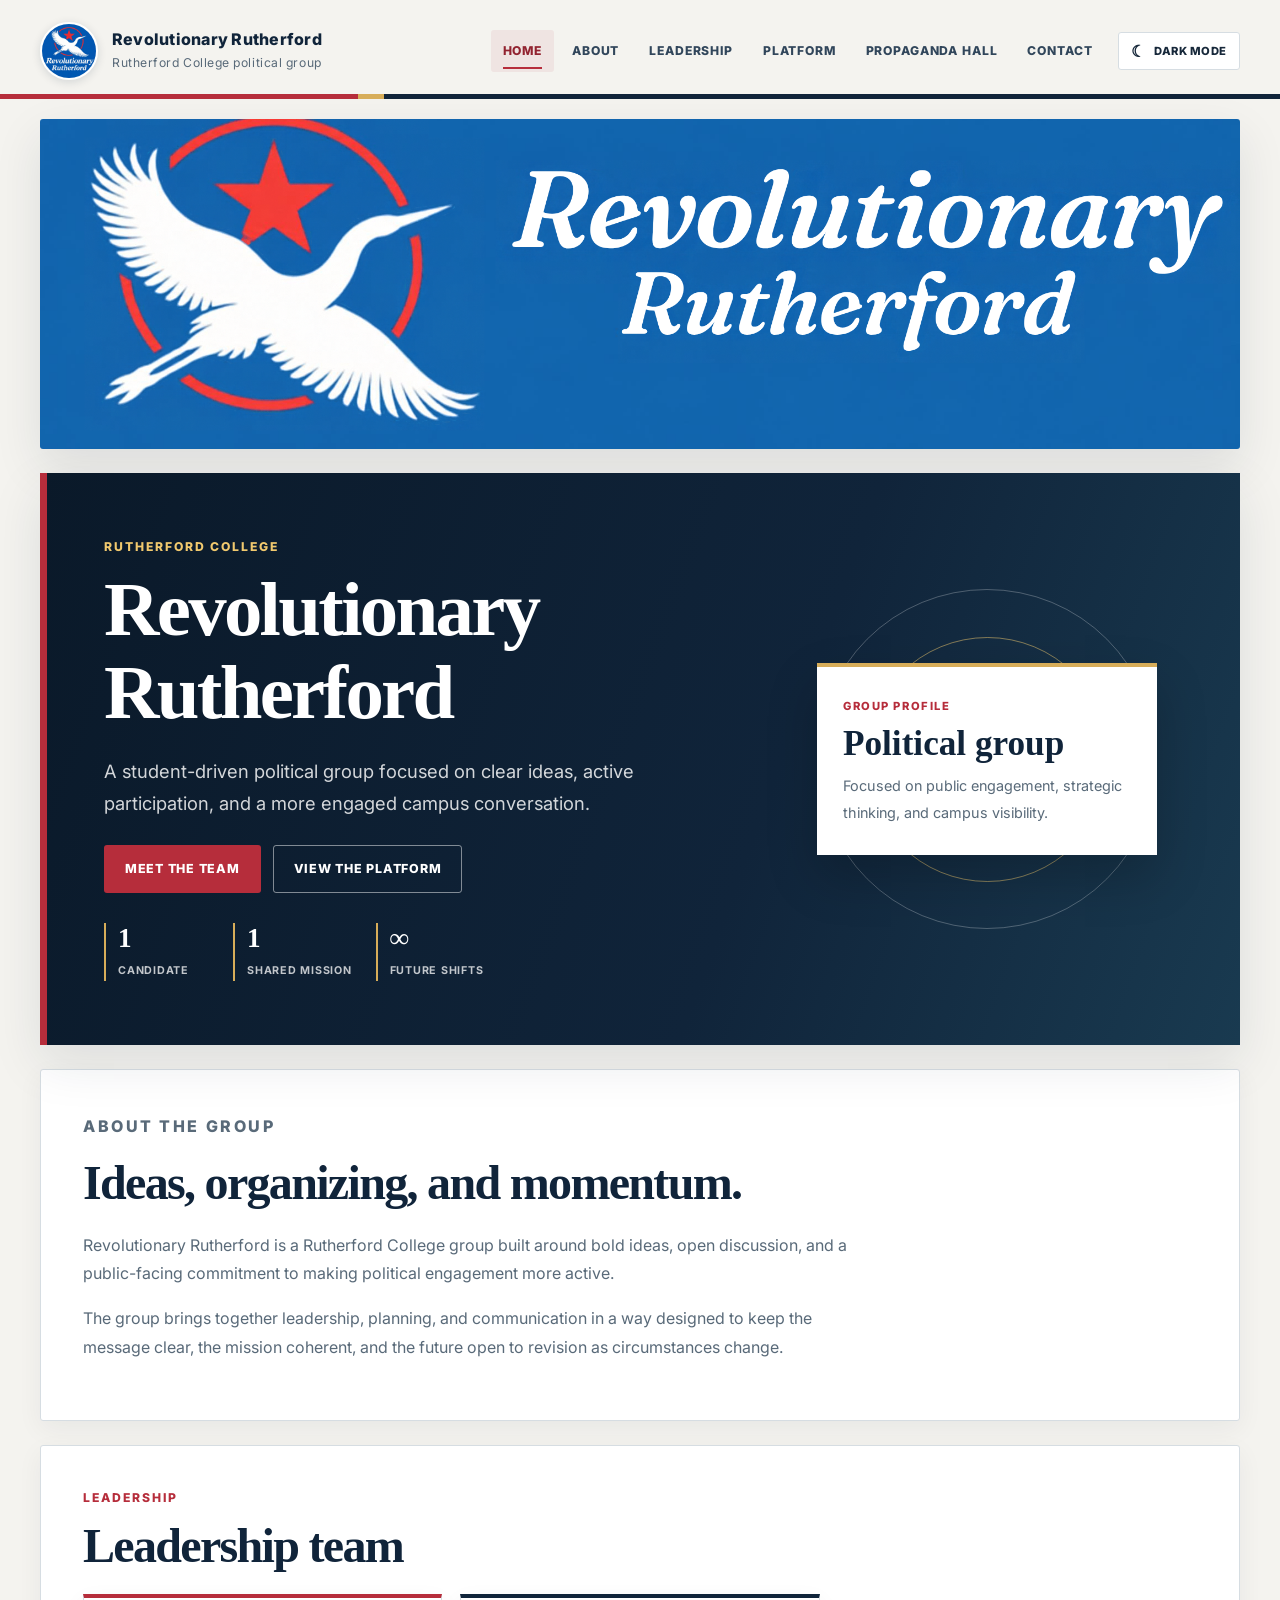
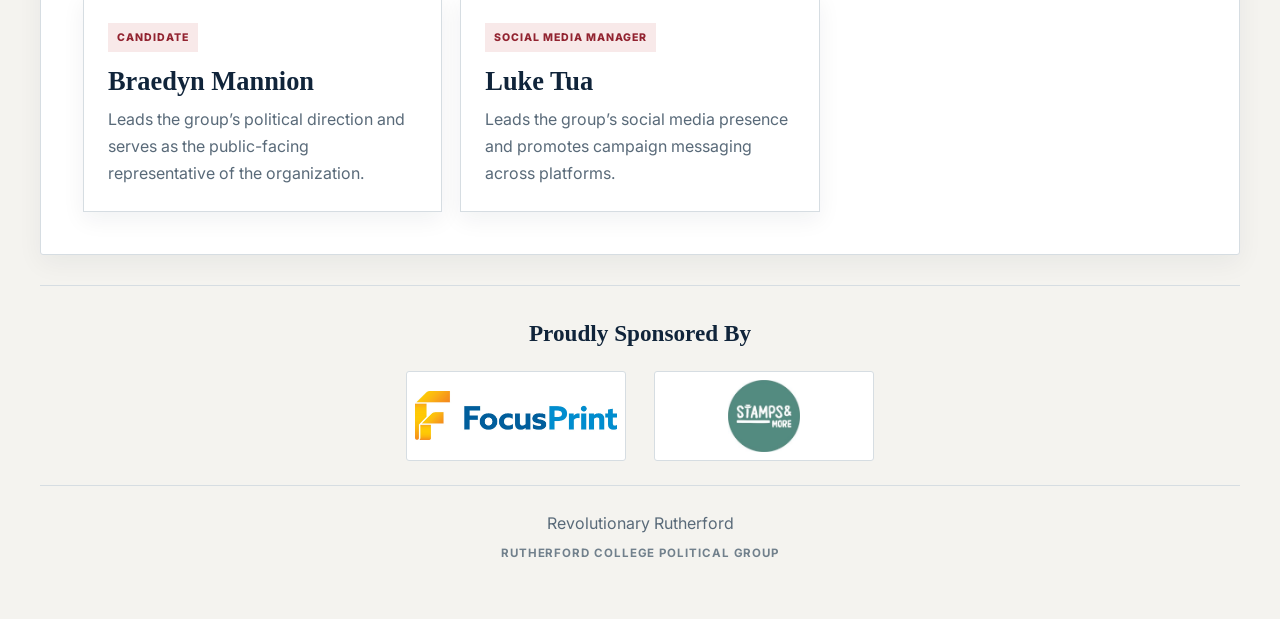
<file: index.html>
<!doctype html>
<html lang="en">
  <head>
    <meta charset="UTF-8" />
    <meta name="viewport" content="width=device-width, initial-scale=1" />
    <title>Revolutionary Rutherford</title>
    <meta name="description" content="Revolutionary Rutherford — a Rutherford College political group focused on bold ideas and public engagement." />
    <link rel="icon" type="image/png" href="logo.png" />
    <link rel="preconnect" href="https://fonts.googleapis.com" />
    <link rel="preconnect" href="https://fonts.gstatic.com" crossorigin />
    <link href="https://fonts.googleapis.com/css2?family=Inter:wght@400;500;700;800;900&display=swap" rel="stylesheet" />
    <link rel="stylesheet" href="styles.css?v=20261116-3" />
    <link rel="stylesheet" href="theme.css?v=20261116-3" />
  </head>
  <body>
    <div class="page-shell">
      <header class="site-header">
        <div class="brand-wrap"><img src="logo.png" alt="Revolutionary Rutherford logo" class="brand-logo" /><div><p class="brand-name">Revolutionary Rutherford</p><p class="brand-tag">Rutherford College political group</p></div></div>
        <nav class="main-nav" aria-label="Main navigation"><a href="index.html">Home</a><a href="about.html">About</a><a href="leadership.html">Leadership</a><a href="platform.html">Platform</a><a href="propaganda-hall.html">Propaganda Hall</a><a href="contact.html">Contact</a></nav>
      </header>
      <img src="banner.png" alt="Revolutionary Rutherford banner" class="page-banner" />
      <main>
        <section class="hero">
          <div class="hero-copy">
            <p class="eyebrow">Rutherford College</p>
            <h1>Revolutionary Rutherford</h1>
            <p class="lede">A student-driven political group focused on clear ideas, active participation, and a more engaged campus conversation.</p>
            <div class="hero-actions"><a class="primary-btn" href="leadership.html">Meet the team</a><a class="secondary-btn" href="platform.html">View the platform</a></div>
            <ul class="hero-stats" aria-label="Movement information"><li><strong>1</strong><span>candidate</span></li><li><strong>1</strong><span>shared mission</span></li><li><strong>∞</strong><span>future shifts</span></li></ul>
          </div>
          <div class="hero-visual" aria-label="Movement illustration"><div class="info-card"><span class="badge-label">Group profile</span><strong>Political group</strong><small>Focused on public engagement, strategic thinking, and campus visibility.</small></div><div class="orbit orbit-one"></div><div class="orbit orbit-two"></div><div class="core-circle"></div></div>
        </section>
        <section class="panel intro-panel">
          <div class="section-head"><p class="eyebrow">About the group</p><h2>Ideas, organizing, and momentum.</h2></div>
          <p>Revolutionary Rutherford is a Rutherford College group built around bold ideas, open discussion, and a public-facing commitment to making political engagement more active.</p>
          <p>The group brings together leadership, planning, and communication in a way designed to keep the message clear, the mission coherent, and the future open to revision as circumstances change.</p>
        </section>
        <section class="panel">
          <div class="section-head"><p class="eyebrow">Leadership</p><h2>Leadership team</h2></div>
          <div class="leader-grid">
            <article class="leader-card accent-rose"><div class="leader-role">Candidate</div><h3>Braedyn Mannion</h3><p>Leads the group’s political direction and serves as the public-facing representative of the organization.</p></article>
            <article class="leader-card"><div class="leader-role">Social Media Manager</div><h3>Luke Tua</h3><p>Leads the group’s social media presence and promotes campaign messaging across platforms.</p></article>
          </div>
        </section>
      </main>
      <footer class="site-footer">
        <section class="sponsor-section" aria-labelledby="sponsor-heading"><h2 id="sponsor-heading">Proudly Sponsored By</h2><div class="sponsor-logos"><a href="https://focusprint.co.nz" target="_blank" rel="noopener noreferrer" aria-label="Visit Focusprint (opens in a new tab)"><img src="focusprint.jpg" alt="Focusprint" /></a><a href="https://stampsandmore.co.nz" target="_blank" rel="noopener noreferrer" aria-label="Visit Stamps and More (opens in a new tab)"><img src="stampsandmore.png" alt="Stamps and More" /></a></div></section>
        <p>Revolutionary Rutherford</p><p class="tiny">Rutherford College political group</p>
      </footer>
    </div>
    <script src="script.js?v=20261116-3"></script>
  </body>
</html>
</file>
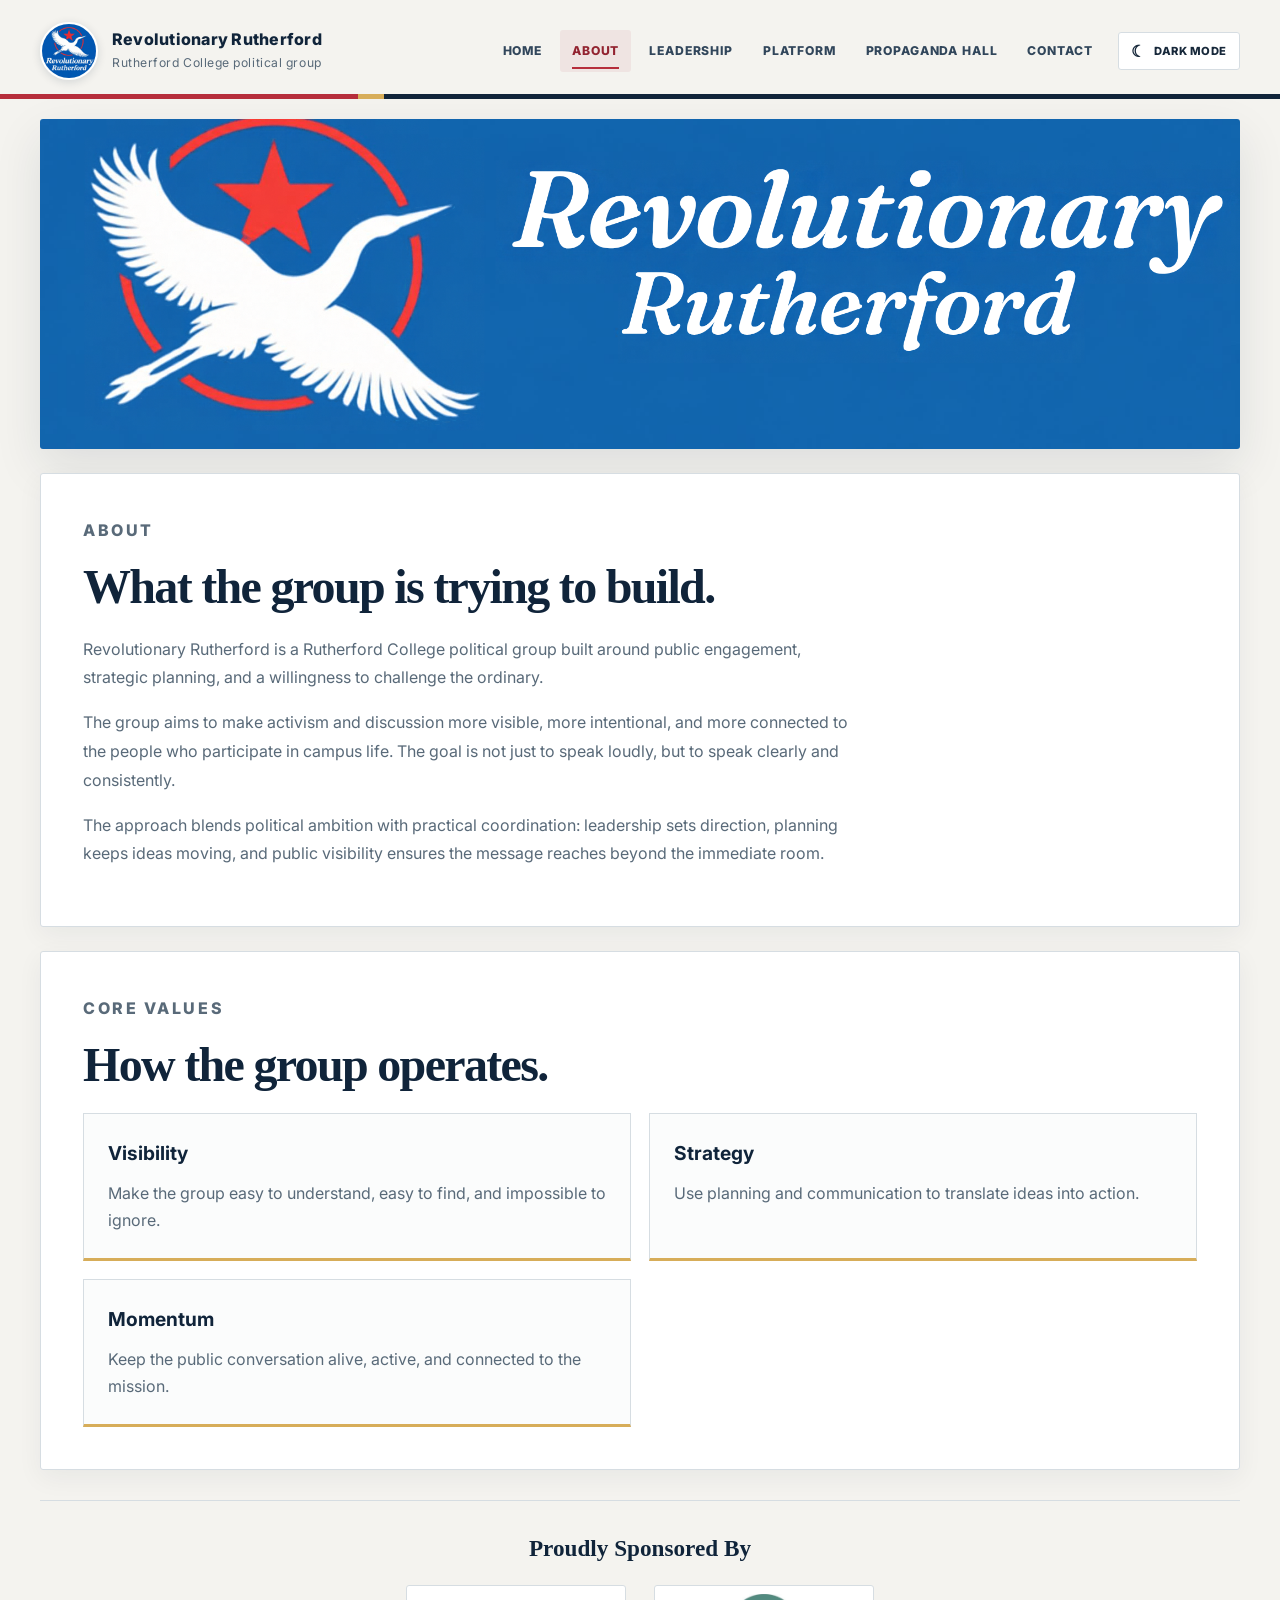
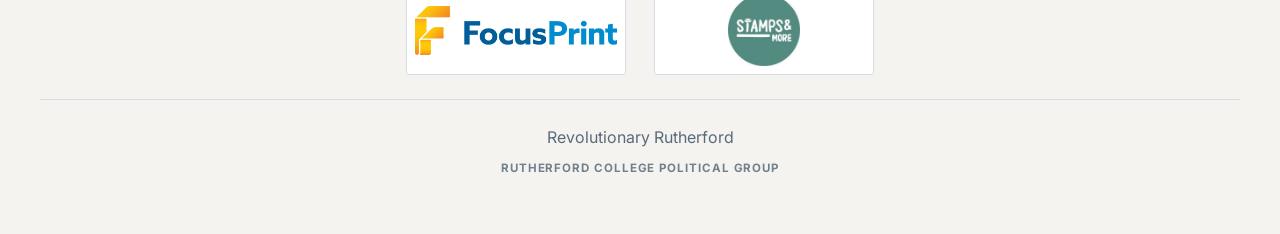
<file: about.html>
<!doctype html>
<html lang="en">
  <head>
    <meta charset="UTF-8" />
    <meta name="viewport" content="width=device-width, initial-scale=1" />
    <title>About | Revolutionary Rutherford</title>
    <meta name="description" content="About the Revolutionary Rutherford group and its approach to campus politics." />
    <link rel="icon" type="image/png" href="logo.png" />
    <link rel="preconnect" href="https://fonts.googleapis.com" />
    <link rel="preconnect" href="https://fonts.gstatic.com" crossorigin />
    <link href="https://fonts.googleapis.com/css2?family=Inter:wght@400;500;700;800;900&display=swap" rel="stylesheet" />
    <link rel="stylesheet" href="styles.css?v=20261116-3" />
    <link rel="stylesheet" href="theme.css?v=20261116-3" />
  </head>
  <body>
    <div class="page-shell">
      <header class="site-header">
        <div class="brand-wrap"><img src="logo.png" alt="Revolutionary Rutherford logo" class="brand-logo" /><div><p class="brand-name">Revolutionary Rutherford</p><p class="brand-tag">Rutherford College political group</p></div></div>
        <nav class="main-nav" aria-label="Main navigation"><a href="index.html">Home</a><a href="about.html">About</a><a href="leadership.html">Leadership</a><a href="platform.html">Platform</a><a href="propaganda-hall.html">Propaganda Hall</a><a href="contact.html">Contact</a></nav>
      </header>
      <img src="banner.png" alt="Group banner" class="page-banner" />
      <main>
        <section class="content-panel"><div class="section-head"><p class="eyebrow">About</p><h2>What the group is trying to build.</h2></div>
          <p>Revolutionary Rutherford is a Rutherford College political group built around public engagement, strategic planning, and a willingness to challenge the ordinary.</p>
          <p>The group aims to make activism and discussion more visible, more intentional, and more connected to the people who participate in campus life. The goal is not just to speak loudly, but to speak clearly and consistently.</p>
          <p>The approach blends political ambition with practical coordination: leadership sets direction, planning keeps ideas moving, and public visibility ensures the message reaches beyond the immediate room.</p>
        </section>
        <section class="content-panel"><div class="section-head"><p class="eyebrow">Core values</p><h2>How the group operates.</h2></div>
          <div class="list-grid"><div class="item"><h3>Visibility</h3><p>Make the group easy to understand, easy to find, and impossible to ignore.</p></div><div class="item"><h3>Strategy</h3><p>Use planning and communication to translate ideas into action.</p></div><div class="item"><h3>Momentum</h3><p>Keep the public conversation alive, active, and connected to the mission.</p></div></div>
        </section>
      </main>
      <footer class="site-footer"><section class="sponsor-section" aria-labelledby="sponsor-heading"><h2 id="sponsor-heading">Proudly Sponsored By</h2><div class="sponsor-logos"><a href="https://focusprint.co.nz" target="_blank" rel="noopener noreferrer" aria-label="Visit Focusprint (opens in a new tab)"><img src="focusprint.jpg" alt="Focusprint" /></a><a href="https://stampsandmore.co.nz" target="_blank" rel="noopener noreferrer" aria-label="Visit Stamps and More (opens in a new tab)"><img src="stampsandmore.png" alt="Stamps and More" /></a></div></section><p>Revolutionary Rutherford</p><p class="tiny">Rutherford College political group</p></footer>
    </div>
    <script src="script.js?v=20261116-3"></script>
  </body>
</html>
</file>
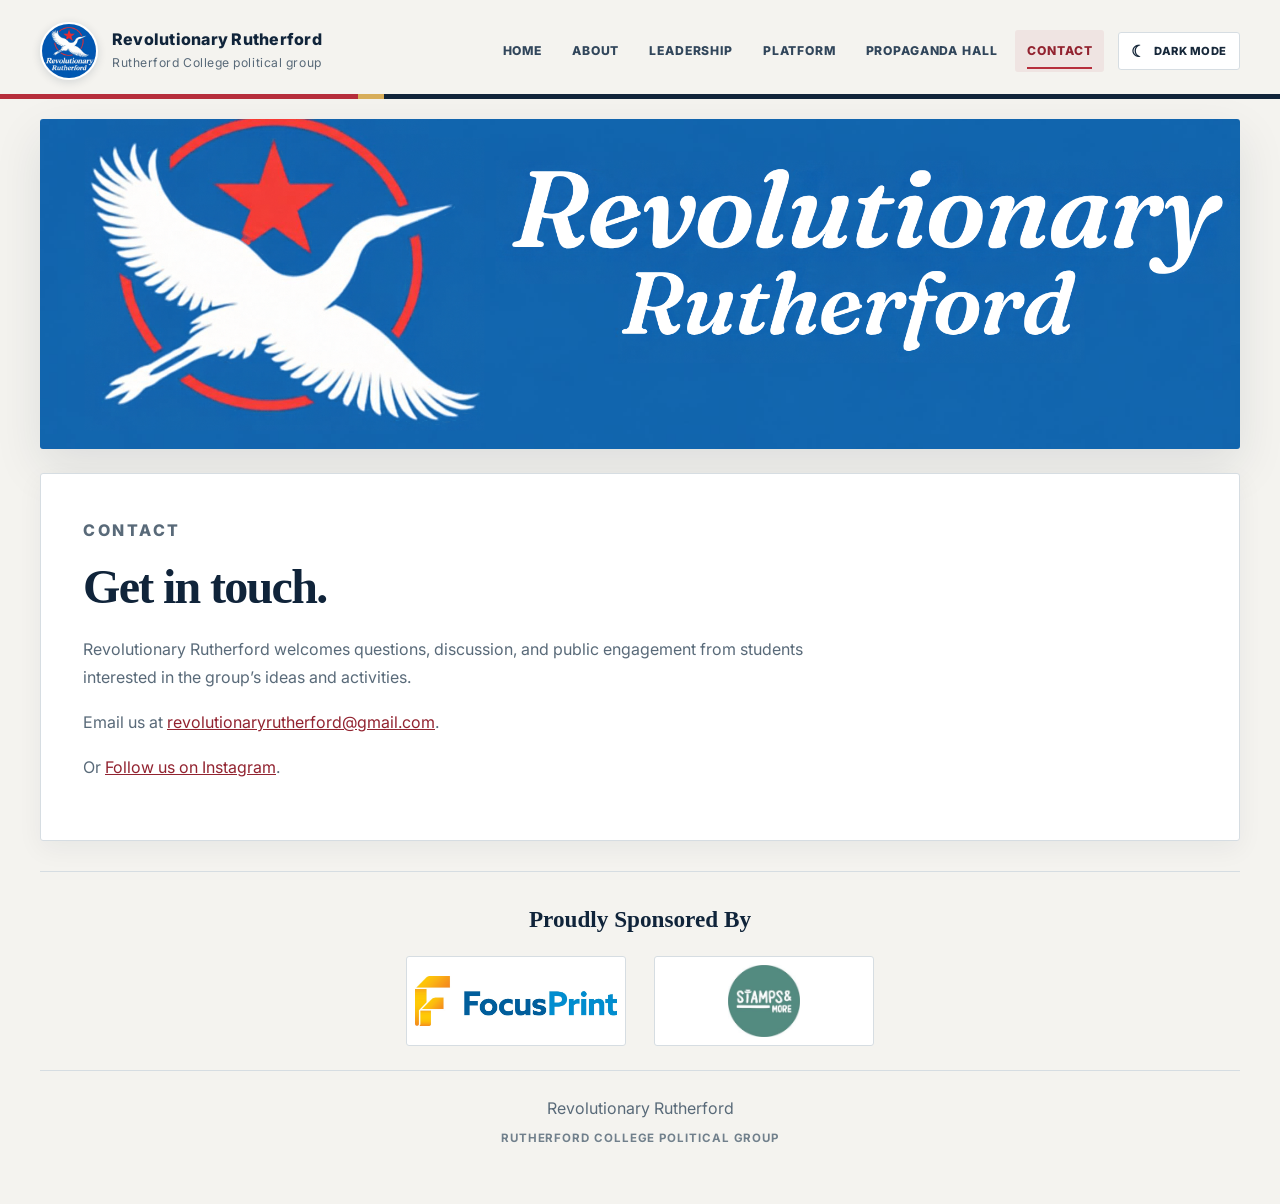
<file: contact.html>
<!doctype html>
<html lang="en">
  <head>
    <meta charset="UTF-8" />
    <meta name="viewport" content="width=device-width, initial-scale=1" />
    <title>Contact | Revolutionary Rutherford</title>
    <meta name="description" content="Contact Revolutionary Rutherford by email or Instagram." />
    <link rel="icon" type="image/png" href="logo.png" />
    <link rel="preconnect" href="https://fonts.googleapis.com" />
    <link rel="preconnect" href="https://fonts.gstatic.com" crossorigin />
    <link href="https://fonts.googleapis.com/css2?family=Inter:wght@400;500;700;800;900&display=swap" rel="stylesheet" />
    <link rel="stylesheet" href="styles.css?v=20261116-4" />
    <link rel="stylesheet" href="theme.css?v=20261116-4" />
  </head>
  <body>
    <div class="page-shell">
      <header class="site-header">
        <div class="brand-wrap">
          <img src="logo.png" alt="Revolutionary Rutherford logo" class="brand-logo" />
          <div>
            <p class="brand-name">Revolutionary Rutherford</p>
            <p class="brand-tag">Rutherford College political group</p>
          </div>
        </div>
        <nav class="main-nav" aria-label="Main navigation">
          <a href="index.html">Home</a>
          <a href="about.html">About</a>
          <a href="leadership.html">Leadership</a>
          <a href="platform.html">Platform</a>
          <a href="propaganda-hall.html">Propaganda Hall</a>
          <a href="contact.html">Contact</a>
        </nav>
      </header>
      <img src="banner.png" alt="Group banner" class="page-banner" />
      <main>
        <section class="content-panel">
          <div class="section-head">
            <p class="eyebrow">Contact</p>
            <h2>Get in touch.</h2>
          </div>
          <p>Revolutionary Rutherford welcomes questions, discussion, and public engagement from students interested in the group’s ideas and activities.</p>
          <p>Email us at <a href="mailto:revolutionaryrutherford@gmail.com">revolutionaryrutherford@gmail.com</a>.</p>
          <p>Or <a href="https://www.instagram.com/revolutionaryrutherford/" target="_blank" rel="noopener noreferrer">Follow us on Instagram</a>.</p>
        </section>
      </main>
      <footer class="site-footer">
        <section class="sponsor-section" aria-labelledby="sponsor-heading">
          <h2 id="sponsor-heading">Proudly Sponsored By</h2>
          <div class="sponsor-logos">
            <a href="https://focusprint.co.nz" target="_blank" rel="noopener noreferrer" aria-label="Visit Focusprint (opens in a new tab)"><img src="focusprint.jpg" alt="Focusprint" /></a>
            <a href="https://stampsandmore.co.nz" target="_blank" rel="noopener noreferrer" aria-label="Visit Stamps and More (opens in a new tab)"><img src="stampsandmore.png" alt="Stamps and More" /></a>
          </div>
        </section>
        <p>Revolutionary Rutherford</p>
        <p class="tiny">Rutherford College political group</p>
      </footer>
    </div>
    <script src="script.js?v=20261116-4"></script>
  </body>
</html>
</file>
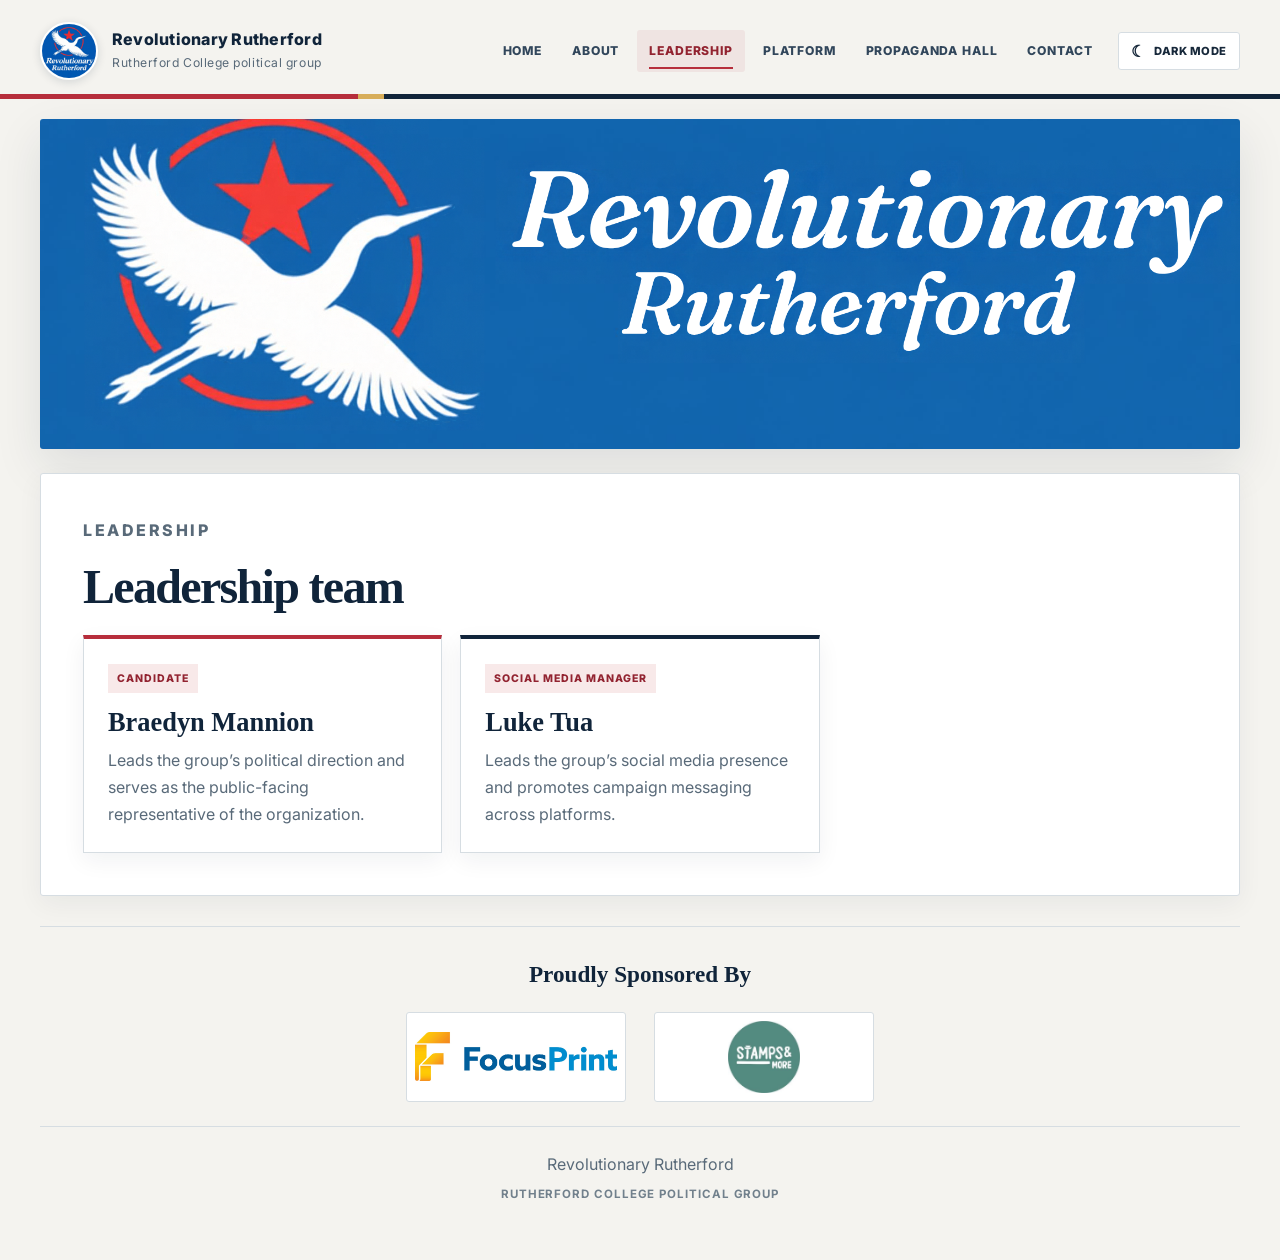
<file: leadership.html>
<!doctype html>
<html lang="en">
  <head>
    <meta charset="UTF-8" />
    <meta name="viewport" content="width=device-width, initial-scale=1" />
    <title>Leadership | Revolutionary Rutherford</title>
    <meta name="description" content="Leadership information for Revolutionary Rutherford." />
    <link rel="icon" type="image/png" href="logo.png" />
    <link rel="preconnect" href="https://fonts.googleapis.com" />
    <link rel="preconnect" href="https://fonts.gstatic.com" crossorigin />
    <link href="https://fonts.googleapis.com/css2?family=Inter:wght@400;500;700;800;900&display=swap" rel="stylesheet" />
    <link rel="stylesheet" href="styles.css?v=20261116-3" />
    <link rel="stylesheet" href="theme.css?v=20261116-3" />
  </head>
  <body>
    <div class="page-shell">
      <header class="site-header"><div class="brand-wrap"><img src="logo.png" alt="Revolutionary Rutherford logo" class="brand-logo" /><div><p class="brand-name">Revolutionary Rutherford</p><p class="brand-tag">Rutherford College political group</p></div></div><nav class="main-nav" aria-label="Main navigation"><a href="index.html">Home</a><a href="about.html">About</a><a href="leadership.html">Leadership</a><a href="platform.html">Platform</a><a href="propaganda-hall.html">Propaganda Hall</a><a href="contact.html">Contact</a></nav></header>
      <img src="banner.png" alt="Group banner" class="page-banner" />
      <main><section class="content-panel"><div class="section-head"><p class="eyebrow">Leadership</p><h2>Leadership team</h2></div><div class="leader-grid"><article class="leader-card accent-rose"><div class="leader-role">Candidate</div><h3>Braedyn Mannion</h3><p>Leads the group’s political direction and serves as the public-facing representative of the organization.</p></article><article class="leader-card"><div class="leader-role">Social Media Manager</div><h3>Luke Tua</h3><p>Leads the group’s social media presence and promotes campaign messaging across platforms.</p></article></div></section></main>
      <footer class="site-footer"><section class="sponsor-section" aria-labelledby="sponsor-heading"><h2 id="sponsor-heading">Proudly Sponsored By</h2><div class="sponsor-logos"><a href="https://focusprint.co.nz" target="_blank" rel="noopener noreferrer" aria-label="Visit Focusprint (opens in a new tab)"><img src="focusprint.jpg" alt="Focusprint" /></a><a href="https://stampsandmore.co.nz" target="_blank" rel="noopener noreferrer" aria-label="Visit Stamps and More (opens in a new tab)"><img src="stampsandmore.png" alt="Stamps and More" /></a></div></section><p>Revolutionary Rutherford</p><p class="tiny">Rutherford College political group</p></footer>
    </div>
    <script src="script.js?v=20261116-3"></script>
  </body>
</html>
</file>
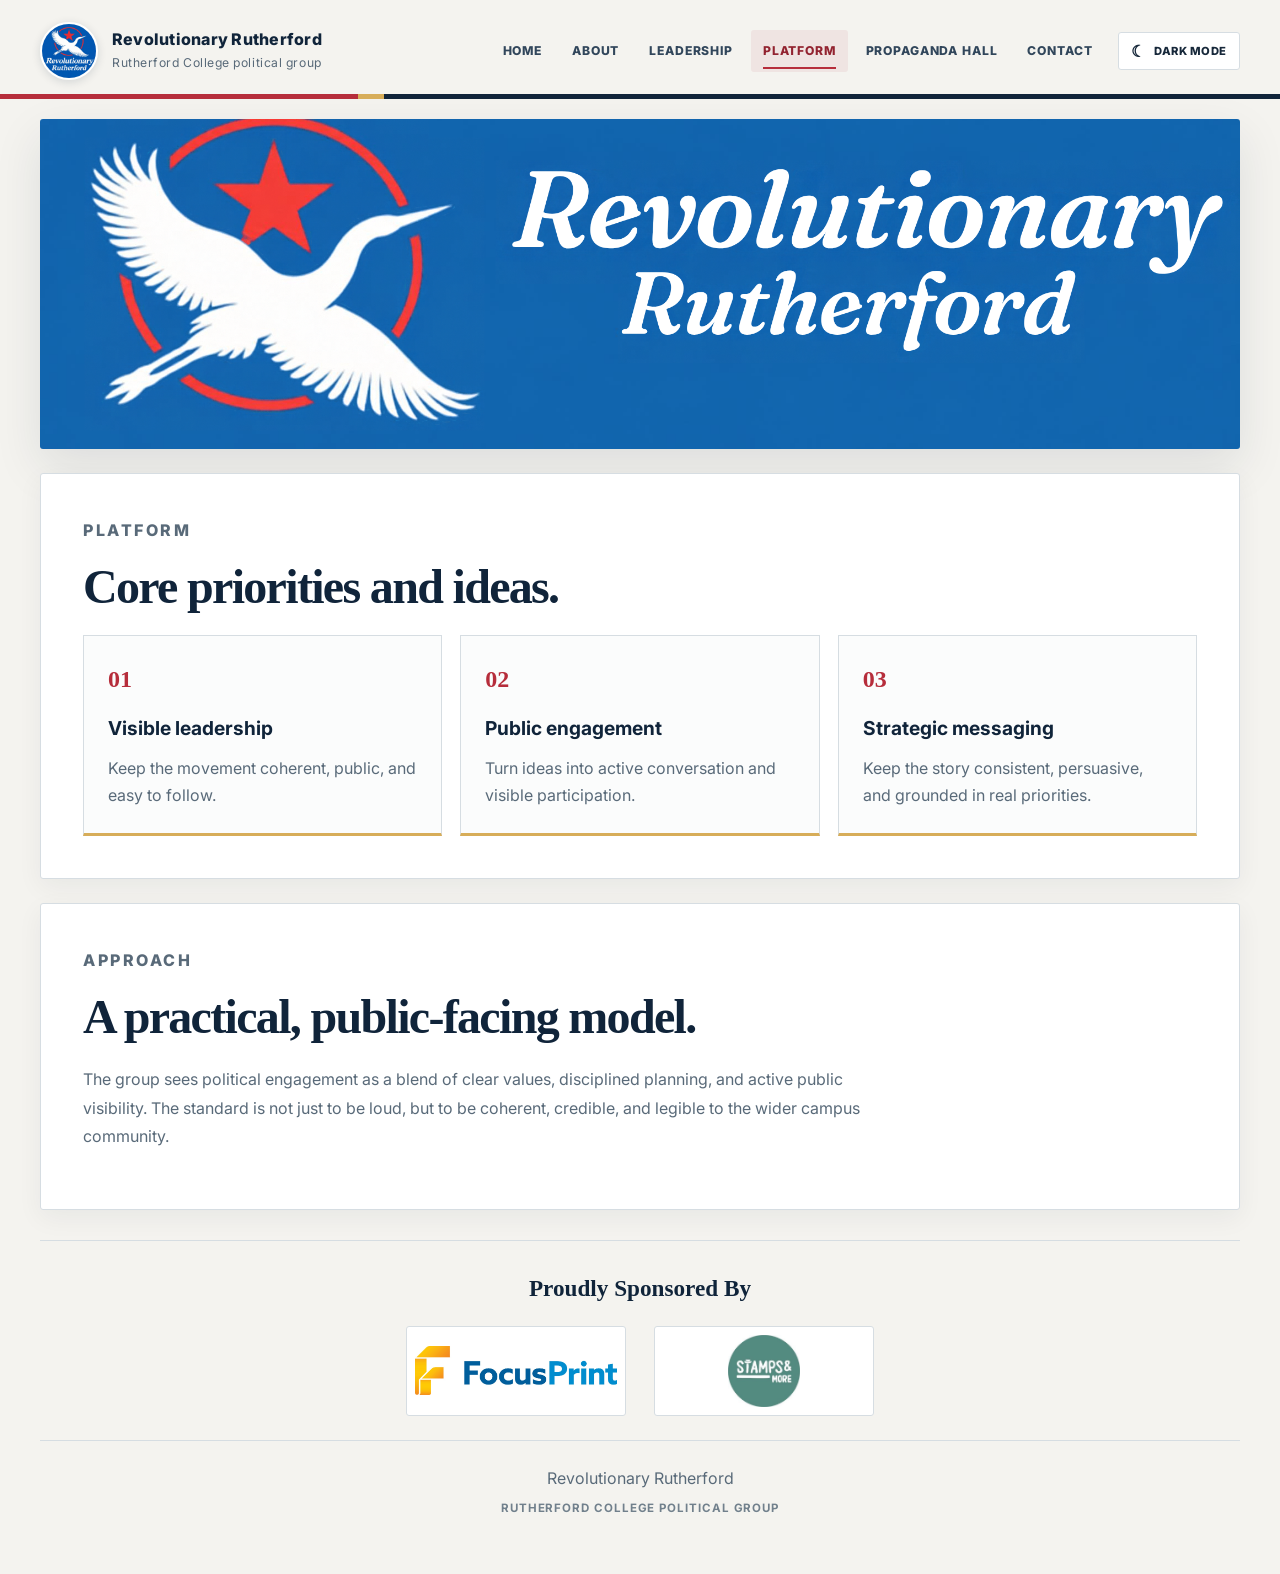
<file: platform.html>
<!doctype html>
<html lang="en">
  <head>
    <meta charset="UTF-8" />
    <meta name="viewport" content="width=device-width, initial-scale=1" />
    <title>Platform | Revolutionary Rutherford</title>
    <meta name="description" content="The platform and priorities of Revolutionary Rutherford." />
    <link rel="icon" type="image/png" href="logo.png" />
    <link rel="preconnect" href="https://fonts.googleapis.com" />
    <link rel="preconnect" href="https://fonts.gstatic.com" crossorigin />
    <link href="https://fonts.googleapis.com/css2?family=Inter:wght@400;500;700;800;900&display=swap" rel="stylesheet" />
    <link rel="stylesheet" href="styles.css?v=20261116-3" />
    <link rel="stylesheet" href="theme.css?v=20261116-3" />
  </head>
  <body>
    <div class="page-shell">
      <header class="site-header"><div class="brand-wrap"><img src="logo.png" alt="Revolutionary Rutherford logo" class="brand-logo" /><div><p class="brand-name">Revolutionary Rutherford</p><p class="brand-tag">Rutherford College political group</p></div></div><nav class="main-nav" aria-label="Main navigation"><a href="index.html">Home</a><a href="about.html">About</a><a href="leadership.html">Leadership</a><a href="platform.html">Platform</a><a href="propaganda-hall.html">Propaganda Hall</a><a href="contact.html">Contact</a></nav></header>
      <img src="banner.png" alt="Group banner" class="page-banner" />
      <main>
        <section class="content-panel"><div class="section-head"><p class="eyebrow">Platform</p><h2>Core priorities and ideas.</h2></div><div class="platform-list"><div><span>01</span><h3>Visible leadership</h3><p>Keep the movement coherent, public, and easy to follow.</p></div><div><span>02</span><h3>Public engagement</h3><p>Turn ideas into active conversation and visible participation.</p></div><div><span>03</span><h3>Strategic messaging</h3><p>Keep the story consistent, persuasive, and grounded in real priorities.</p></div></div></section>
        <section class="content-panel"><div class="section-head"><p class="eyebrow">Approach</p><h2>A practical, public-facing model.</h2></div><p>The group sees political engagement as a blend of clear values, disciplined planning, and active public visibility. The standard is not just to be loud, but to be coherent, credible, and legible to the wider campus community.</p></section>
      </main>
      <footer class="site-footer"><section class="sponsor-section" aria-labelledby="sponsor-heading"><h2 id="sponsor-heading">Proudly Sponsored By</h2><div class="sponsor-logos"><a href="https://focusprint.co.nz" target="_blank" rel="noopener noreferrer" aria-label="Visit Focusprint (opens in a new tab)"><img src="focusprint.jpg" alt="Focusprint" /></a><a href="https://stampsandmore.co.nz" target="_blank" rel="noopener noreferrer" aria-label="Visit Stamps and More (opens in a new tab)"><img src="stampsandmore.png" alt="Stamps and More" /></a></div></section><p>Revolutionary Rutherford</p><p class="tiny">Rutherford College political group</p></footer>
    </div>
    <script src="script.js?v=20261116-3"></script>
  </body>
</html>
</file>
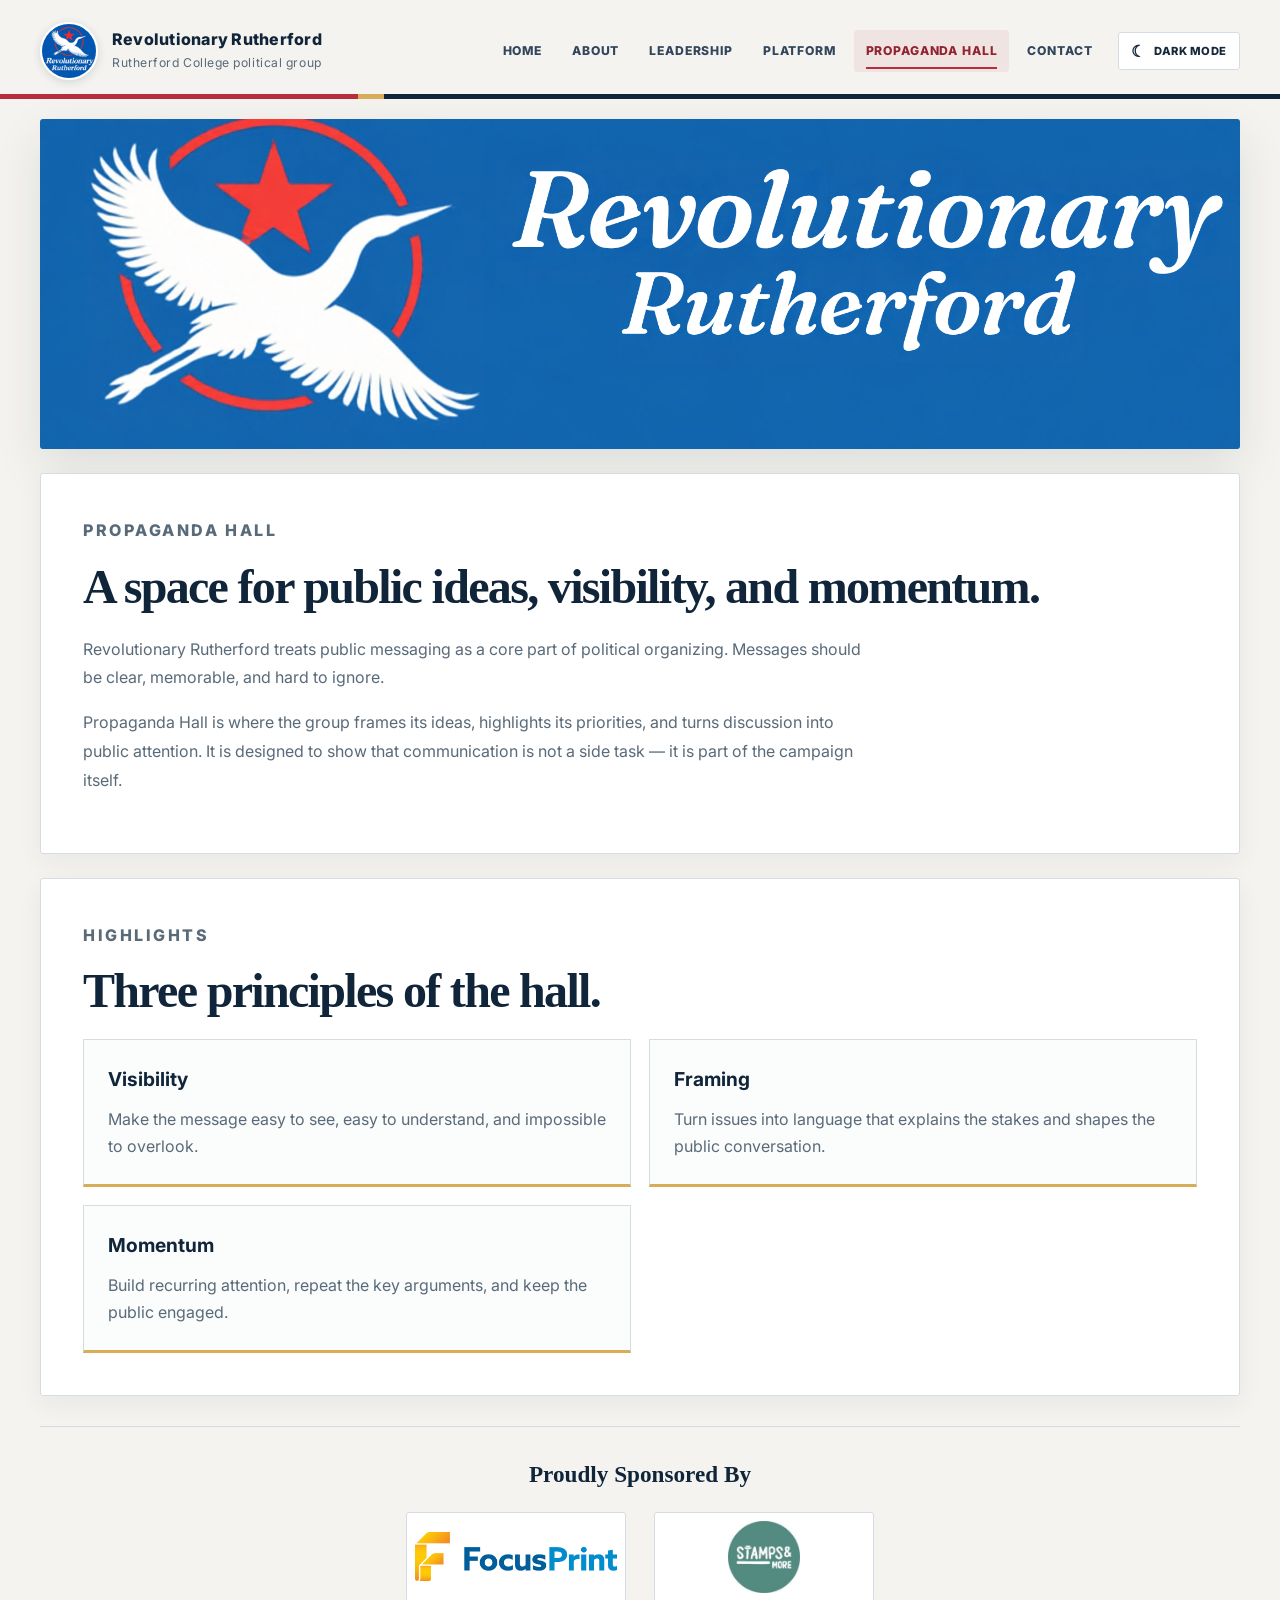
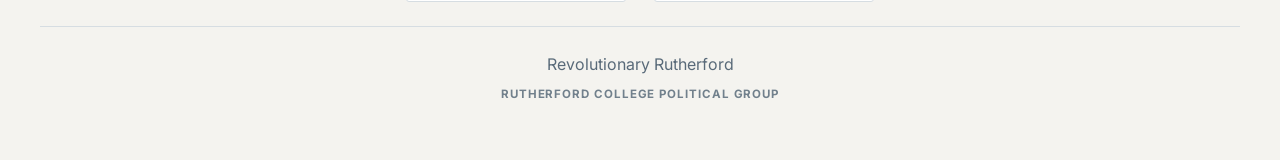
<file: propaganda-hall.html>
<!doctype html>
<html lang="en">
  <head>
    <meta charset="UTF-8" />
    <meta name="viewport" content="width=device-width, initial-scale=1" />
    <title>Propaganda Hall | Revolutionary Rutherford</title>
    <meta name="description" content="Propaganda Hall — the public messaging, framing, and visibility section of Revolutionary Rutherford." />
    <link rel="icon" type="image/png" href="logo.png" />
    <link rel="preconnect" href="https://fonts.googleapis.com" />
    <link rel="preconnect" href="https://fonts.gstatic.com" crossorigin />
    <link href="https://fonts.googleapis.com/css2?family=Inter:wght@400;500;700;800;900&display=swap" rel="stylesheet" />
    <link rel="stylesheet" href="styles.css?v=20261116-4" />
    <link rel="stylesheet" href="theme.css?v=20261116-4" />
  </head>
  <body>
    <div class="page-shell">
      <header class="site-header">
        <div class="brand-wrap">
          <img src="logo.png" alt="Revolutionary Rutherford logo" class="brand-logo" />
          <div>
            <p class="brand-name">Revolutionary Rutherford</p>
            <p class="brand-tag">Rutherford College political group</p>
          </div>
        </div>
        <nav class="main-nav" aria-label="Main navigation">
          <a href="index.html">Home</a>
          <a href="about.html">About</a>
          <a href="leadership.html">Leadership</a>
          <a href="platform.html">Platform</a>
          <a href="propaganda-hall.html">Propaganda Hall</a>
          <a href="contact.html">Contact</a>
        </nav>
      </header>
      <img src="banner.png" alt="Group banner" class="page-banner" />
      <main>
        <section class="content-panel">
          <div class="section-head">
            <p class="eyebrow">Propaganda Hall</p>
            <h2>A space for public ideas, visibility, and momentum.</h2>
          </div>
          <p>Revolutionary Rutherford treats public messaging as a core part of political organizing. Messages should be clear, memorable, and hard to ignore.</p>
          <p>Propaganda Hall is where the group frames its ideas, highlights its priorities, and turns discussion into public attention. It is designed to show that communication is not a side task — it is part of the campaign itself.</p>
        </section>

        <section class="content-panel">
          <div class="section-head">
            <p class="eyebrow">Highlights</p>
            <h2>Three principles of the hall.</h2>
          </div>
          <div class="list-grid">
            <div class="item">
              <h3>Visibility</h3>
              <p>Make the message easy to see, easy to understand, and impossible to overlook.</p>
            </div>
            <div class="item">
              <h3>Framing</h3>
              <p>Turn issues into language that explains the stakes and shapes the public conversation.</p>
            </div>
            <div class="item">
              <h3>Momentum</h3>
              <p>Build recurring attention, repeat the key arguments, and keep the public engaged.</p>
            </div>
          </div>
        </section>
      </main>
      <footer class="site-footer">
        <section class="sponsor-section" aria-labelledby="sponsor-heading">
          <h2 id="sponsor-heading">Proudly Sponsored By</h2>
          <div class="sponsor-logos">
            <a href="https://focusprint.co.nz" target="_blank" rel="noopener noreferrer" aria-label="Visit Focusprint (opens in a new tab)"><img src="focusprint.jpg" alt="Focusprint" /></a>
            <a href="https://stampsandmore.co.nz" target="_blank" rel="noopener noreferrer" aria-label="Visit Stamps and More (opens in a new tab)"><img src="stampsandmore.png" alt="Stamps and More" /></a>
          </div>
        </section>
        <p>Revolutionary Rutherford</p>
        <p class="tiny">Rutherford College political group</p>
      </footer>
    </div>
    <script src="script.js?v=20261116-4"></script>
  </body>
</html>
</file>
<file: styles.css>
/* Main site stylesheet — layout, typography, components, and responsive rules. */
:root {
  color-scheme: light;
  --ink: #17283a;
  --ink-soft: #31465b;
  --navy: #10243a;
  --red: #b62d3b;
  --red-dark: #922330;
  --gold: #d7ad59;
  --paper: #f4f3ef;
  --surface: #fff;
  --muted: #596a79;
  --line: #d6dde2;
  --shadow: 0 18px 48px rgba(16, 36, 58, 0.1);
}

*,
*::before,
*::after { box-sizing: border-box; }

html { scroll-behavior: smooth; }

body {
  min-width: 320px;
  min-height: 100vh;
  margin: 0;
  color: var(--ink);
  background: var(--paper);
  font-family: Inter, "Segoe UI", Arial, sans-serif;
  font-size: 16px;
  line-height: 1.65;
  -webkit-font-smoothing: antialiased;
}

img { display: block; max-width: 100%; }
a { color: inherit; }
:focus-visible { outline: 3px solid var(--gold); outline-offset: 4px; }

.page-shell {
  width: min(1200px, calc(100% - 48px));
  margin-inline: auto;
  padding: 0 0 48px;
}

.site-header {
  position: sticky;
  top: 0;
  z-index: 20;
  display: flex;
  align-items: center;
  justify-content: space-between;
  gap: 24px;
  padding: 22px 0 18px;
  border-bottom: 1px solid var(--line);
  isolation: isolate;
  transition: padding 220ms ease, border-color 220ms ease, box-shadow 220ms ease;
}

/* The full-bleed glass layer fades in as the page header sticks. */
.site-header::before {
  position: absolute;
  z-index: -1;
  top: 0;
  right: calc((100vw - 100%) / -2);
  bottom: 0;
  left: calc((100vw - 100%) / -2);
  background: var(--paper);
  content: "";
  opacity: 0;
  -webkit-backdrop-filter: blur(0);
  backdrop-filter: blur(0);
  transition: opacity 220ms ease, -webkit-backdrop-filter 220ms ease, backdrop-filter 220ms ease;
}

.site-header.is-scrolled {
  padding-top: 10px;
  padding-bottom: 9px;
  border-bottom-color: color-mix(in srgb, var(--line) 72%, transparent);
  box-shadow: 0 10px 28px rgba(16, 36, 58, 0.1);
}

.site-header.is-scrolled::before {
  opacity: .94;
  -webkit-backdrop-filter: blur(14px) saturate(1.3);
  backdrop-filter: blur(14px) saturate(1.3);
}

.site-header::after {
  position: absolute;
  right: calc((100vw - 100%) / -2);
  bottom: -1px;
  left: calc((100vw - 100%) / -2);
  height: 5px;
  background: linear-gradient(90deg, var(--red) 0 28%, var(--gold) 28% 30%, var(--navy) 30% 100%);
  content: "";
  transition: height 220ms ease;
}
.site-header.is-scrolled::after { height: 3px; }

.brand-wrap { display: flex; min-width: 0; align-items: center; gap: 14px; }
.brand-logo {
  width: 58px;
  height: 58px;
  flex: 0 0 auto;
  border: 2px solid #fff;
  border-radius: 50%;
  background: #fff;
  box-shadow: 0 2px 10px rgba(16, 36, 58, 0.14);
  object-fit: cover;
  transition: width 220ms ease, height 220ms ease;
}
.site-header.is-scrolled .brand-logo { width: 44px; height: 44px; }
.brand-name { margin: 0; color: var(--navy); font-size: 1rem; font-weight: 800; letter-spacing: 0.015em; line-height: 1.3; }
.brand-tag { margin: 4px 0 0; color: var(--muted); font-size: 0.76rem; letter-spacing: 0.045em; }

.main-nav { display: flex; flex-wrap: wrap; align-items: center; justify-content: flex-end; gap: 6px; }
.main-nav a {
  position: relative;
  display: inline-flex;
  min-height: 42px;
  align-items: center;
  padding: 0 12px;
  border-radius: 3px;
  color: var(--ink-soft);
  font-size: 0.76rem;
  font-weight: 800;
  letter-spacing: 0.07em;
  text-decoration: none;
  text-transform: uppercase;
}
.main-nav a:hover,
.main-nav a:focus-visible,
.main-nav a[aria-current="page"] { color: var(--red-dark); background: rgba(182, 45, 59, 0.07); }
.main-nav a[aria-current="page"]::after {
  position: absolute;
  right: 12px;
  bottom: 3px;
  left: 12px;
  height: 2px;
  background: var(--red);
  content: "";
}

.theme-toggle {
  display: inline-flex;
  min-height: 38px;
  align-items: center;
  justify-content: center;
  gap: 8px;
  margin-left: 8px;
  padding: 0 12px;
  border: 1px solid var(--line);
  border-radius: 3px;
  color: var(--ink);
  background: var(--surface);
  cursor: pointer;
  font: inherit;
  font-size: 0.7rem;
  font-weight: 800;
  letter-spacing: 0.05em;
  text-transform: uppercase;
}
.theme-toggle:hover { border-color: var(--red); color: var(--red-dark); }
.theme-icon { font-size: 1rem; line-height: 1; }

.page-banner {
  width: 100%;
  height: clamp(180px, 28vw, 330px);
  margin-top: 20px;
  border-radius: 3px;
  background: var(--navy);
  box-shadow: var(--shadow);
  object-fit: cover;
}

.hero {
  position: relative;
  display: grid;
  min-height: 390px;
  grid-template-columns: minmax(0, 1.25fr) minmax(250px, 0.75fr);
  align-items: center;
  gap: clamp(24px, 5vw, 64px);
  overflow: hidden;
  margin-top: 24px;
  padding: clamp(30px, 5vw, 64px);
  color: #fff;
  background: linear-gradient(110deg, #0a1929 0%, #10243a 60%, #193a50 100%);
  box-shadow: var(--shadow);
}
.hero::before { position: absolute; inset: 0 auto 0 0; width: 7px; background: var(--red); content: ""; }
.hero-copy, .hero-visual { position: relative; z-index: 1; }
.eyebrow { margin: 0 0 12px; color: var(--red); font-size: 0.76rem; font-weight: 800; letter-spacing: 0.16em; text-transform: uppercase; }
.hero .eyebrow { color: #f1c96e; }
.hero h1, .section-head h2 { margin: 0; font-family: Georgia, "Times New Roman", serif; font-weight: 700; letter-spacing: -0.035em; line-height: 1.08; }
.hero h1 { max-width: 700px; font-size: clamp(2.7rem, 6vw, 5.2rem); }
.lede { max-width: 630px; margin: 20px 0 0; color: rgba(255,255,255,.82); font-size: clamp(1rem, 1.5vw, 1.15rem); line-height: 1.75; }
.hero-actions { display: flex; flex-wrap: wrap; gap: 12px; margin-top: 26px; }
.primary-btn, .secondary-btn {
  display: inline-flex;
  min-height: 48px;
  align-items: center;
  justify-content: center;
  padding: 0 20px;
  border: 1px solid transparent;
  border-radius: 3px;
  font-size: 0.78rem;
  font-weight: 800;
  letter-spacing: 0.06em;
  text-decoration: none;
  text-transform: uppercase;
  transition: background-color 160ms ease, color 160ms ease, transform 160ms ease;
}
.primary-btn { color: #fff; background: var(--red); }
.primary-btn:hover { background: var(--red-dark); transform: translateY(-2px); }
.secondary-btn { border-color: rgba(255,255,255,.48); color: #fff; background: transparent; }
.secondary-btn:hover { color: var(--navy); background: #fff; transform: translateY(-2px); }
.hero-stats { display: flex; flex-wrap: wrap; gap: 24px; margin: 30px 0 0; padding: 0; list-style: none; }
.hero-stats li { min-width: 105px; padding-left: 12px; border-left: 2px solid var(--gold); }
.hero-stats strong { display: block; color: #fff; font-family: Georgia, "Times New Roman", serif; font-size: 1.7rem; line-height: 1.15; }
.hero-stats span { color: rgba(255,255,255,.75); font-size: 0.67rem; font-weight: 700; letter-spacing: .07em; text-transform: uppercase; }
.hero-visual { display: grid; min-height: 290px; place-items: center; }
.info-card { position: relative; z-index: 2; width: min(100%, 340px); padding: 30px 26px; border-top: 4px solid var(--gold); color: var(--ink); background: #fff; box-shadow: 0 22px 48px rgba(0,0,0,.2); }
.badge-label { display: block; margin-bottom: 10px; color: var(--red); font-size: .7rem; font-weight: 800; letter-spacing: .14em; text-transform: uppercase; }
.info-card strong { display: block; margin-bottom: 8px; color: var(--navy); font-family: Georgia, "Times New Roman", serif; font-size: clamp(1.7rem,3vw,2.2rem); line-height: 1.1; }
.info-card small { color: var(--muted); font-size: .9rem; line-height: 1.6; }
.orbit { position: absolute; border: 1px solid rgba(255,255,255,.25); border-radius: 50%; pointer-events: none; }
.orbit-one { width: min(340px,80vw); aspect-ratio: 1; }
.orbit-two { width: min(245px,60vw); aspect-ratio: 1; border-color: rgba(241,201,110,.5); }
.core-circle { position: absolute; width: 90px; aspect-ratio: 1; border-radius: 50%; background: rgba(182,45,59,.25); }

.panel, .content-panel { margin-top: 24px; padding: clamp(24px,4vw,42px); border: 1px solid var(--line); border-radius: 3px; background: var(--surface); box-shadow: 0 8px 26px rgba(16,36,58,.055); }
.section-head { margin-bottom: 22px; }
.section-head h2 { color: var(--navy); font-size: clamp(2rem,4vw,3rem); }
.intro-panel p, .content-panel p, .content-panel li { color: var(--muted); line-height: 1.8; }
.intro-panel p, .content-panel p { max-width: 78ch; margin: 0 0 16px; font-size: 1rem; }
.content-panel a:not(.sponsor-logos a) { color: var(--red-dark); }

.leader-grid { display: grid; grid-template-columns: repeat(3,minmax(0,1fr)); gap: 18px; }
.leader-card { padding: 24px; border: 1px solid var(--line); border-top: 4px solid var(--navy); background: var(--surface); box-shadow: 0 8px 22px rgba(16,36,58,.06); }
.leader-card.accent-rose { border-top-color: var(--red); }
.leader-card.accent-gold { border-top-color: #b78a32; }
.leader-card.accent-aqua { border-top-color: #397c91; }
.leader-card h3 { margin: 14px 0 8px; color: var(--navy); font-family: Georgia, "Times New Roman", serif; font-size: 1.65rem; line-height: 1.2; }
.leader-card p { margin: 0; color: var(--muted); line-height: 1.7; }
.leader-role { display: inline-block; padding: 6px 9px; color: var(--red-dark); background: #f8e9e9; font-size: .66rem; font-weight: 800; letter-spacing: .09em; text-transform: uppercase; }
.accent-gold .leader-role { color: #70551e; background: #f5efdf; }
.accent-aqua .leader-role { color: #245c70; background: #e5f1f4; }
.duties-note { margin: 22px 0 0; color: var(--red-dark); font-weight: 700; letter-spacing: .04em; text-transform: uppercase; }

.platform-list { display: grid; grid-template-columns: repeat(3,minmax(0,1fr)); gap: 18px; }
.platform-list > div, .list-grid .item { padding: 24px; border: 1px solid var(--line); border-bottom: 3px solid var(--gold); background: #fbfcfc; }
.platform-list span { display: inline-block; margin-bottom: 14px; color: var(--red); font-family: Georgia, "Times New Roman", serif; font-size: 1.5rem; font-weight: 700; }
.platform-list h3, .list-grid h3 { margin: 0 0 10px; color: var(--navy); font-size: 1.2rem; }
.platform-list p, .list-grid p { margin: 0; color: var(--muted); line-height: 1.7; }
.list-grid { display: grid; grid-template-columns: repeat(2,minmax(0,1fr)); gap: 18px; margin-top: 12px; }

.site-footer { margin-top: 30px; padding: 28px 0 0; border-top: 1px solid var(--line); color: var(--muted); text-align: center; }
.site-footer p { margin: 0 0 8px; }
.site-footer .tiny { color: #71808c; font-size: .72rem; font-weight: 700; letter-spacing: .08em; text-transform: uppercase; }
.sponsor-section { margin: 0 0 24px; padding: 0 0 24px; border-bottom: 1px solid var(--line); }
.sponsor-section h2 { margin: 0 0 18px; color: var(--navy); font-family: Georgia, "Times New Roman", serif; font-size: 1.45rem; }
.sponsor-logos { display: flex; flex-wrap: wrap; align-items: center; justify-content: center; gap: 18px 28px; }
.sponsor-logos > a { display: block; flex: 0 1 min(220px,42%); width: min(220px,42%); }
.sponsor-logos img { display: block; width: 100%; height: 90px; padding: 8px; border: 1px solid var(--line); border-radius: 3px; background: #fff; object-fit: contain; }

@media (max-width: 900px) {
  .site-header { align-items: flex-start; flex-direction: column; gap: 12px; }
  .main-nav { justify-content: flex-start; }
  .hero { grid-template-columns: minmax(0,1fr) minmax(220px,.75fr); }
  .leader-grid, .platform-list { grid-template-columns: repeat(2,minmax(0,1fr)); }
}

@media (max-width: 640px) {
  .page-shell { width: calc(100% - 28px); padding-bottom: 28px; }
  .site-header { gap: 8px; padding: 14px 0 12px; }
  .site-header.is-scrolled { padding: 8px 0 7px; }
  .brand-logo { width: 48px; height: 48px; }
  .site-header.is-scrolled .brand-logo { width: 38px; height: 38px; }
  .main-nav { width: 100%; gap: 2px; }
  .main-nav a { min-height: 38px; padding-inline: 9px; font-size: .67rem; }
  .theme-toggle { margin: 4px 0 0; }
  .page-banner { height: 170px; margin-top: 14px; }
  .hero { grid-template-columns: 1fr; gap: 20px; margin-top: 14px; padding: 30px 24px; }
  .hero h1 { font-size: clamp(2.45rem,12vw,4rem); }
  .hero-visual { min-height: 260px; }
  .hero-stats { gap: 14px; }
  .hero-stats li { min-width: 88px; }
  .panel, .content-panel { margin-top: 16px; padding: 24px 20px; }
  .leader-grid, .platform-list, .list-grid { grid-template-columns: 1fr; }
  .sponsor-logos { gap: 12px; }
  .sponsor-logos > a { flex-basis: min(180px,45%); width: min(180px,45%); }
  .sponsor-logos img { height: 74px; }
}

@media (prefers-reduced-motion: reduce) {
  html { scroll-behavior: auto; }
  *, *::before, *::after { scroll-behavior: auto !important; transition-duration: .01ms !important; animation-duration: .01ms !important; animation-iteration-count: 1 !important; }
}
</file>
<file: theme.css>
/* Dark-mode color palette overrides; loaded after styles.css. */
:root[data-theme="dark"] {
  color-scheme: dark;
  --ink: #e7edf2;
  --ink-soft: #d3dce4;
  --navy: #e7edf2;
  --red: #df6871;
  --red-dark: #f08a91;
  --gold: #d7ad59;
  --paper: #101923;
  --surface: #192633;
  --muted: #b6c2cc;
  --line: #354653;
  --shadow: 0 18px 48px rgba(0,0,0,.28);
}
:root[data-theme="dark"] body { color: var(--ink); background: var(--paper); }
:root[data-theme="dark"] .site-header::after { background: linear-gradient(90deg,var(--red) 0 28%,var(--gold) 28% 30%,#31536a 30% 100%); }
:root[data-theme="dark"] .brand-name,
:root[data-theme="dark"] .section-head h2,
:root[data-theme="dark"] .leader-card h3,
:root[data-theme="dark"] .platform-list h3,
:root[data-theme="dark"] .list-grid h3,
:root[data-theme="dark"] .sponsor-section h2 { color: var(--ink); }
:root[data-theme="dark"] .main-nav a { color: var(--ink-soft); }
:root[data-theme="dark"] .main-nav a:hover,
:root[data-theme="dark"] .main-nav a:focus-visible,
:root[data-theme="dark"] .main-nav a[aria-current="page"] { color: #fff; background: rgba(223,104,113,.14); }
:root[data-theme="dark"] .info-card,
:root[data-theme="dark"] .leader-card,
:root[data-theme="dark"] .platform-list > div,
:root[data-theme="dark"] .list-grid .item { color: var(--ink); border-color: var(--line); background: var(--surface); }
:root[data-theme="dark"] .info-card strong { color: var(--ink); }
:root[data-theme="dark"] .panel,
:root[data-theme="dark"] .content-panel { border-color: var(--line); background: var(--surface); }
:root[data-theme="dark"] .leader-card.accent-rose { border-top-color: var(--red); }
:root[data-theme="dark"] .leader-card.accent-gold { border-top-color: var(--gold); }
:root[data-theme="dark"] .leader-card.accent-aqua { border-top-color: #69b4c9; }
:root[data-theme="dark"] .leader-role { color: #ffd1d4; background: rgba(223,104,113,.18); }
:root[data-theme="dark"] .accent-gold .leader-role { color: #f5d992; background: rgba(215,173,89,.16); }
:root[data-theme="dark"] .accent-aqua .leader-role { color: #b9e8f2; background: rgba(105,180,201,.16); }
:root[data-theme="dark"] .site-footer .tiny { color: #a7b5c0; }
:root[data-theme="dark"] .sponsor-logos img { background: #fff; }
</file>
